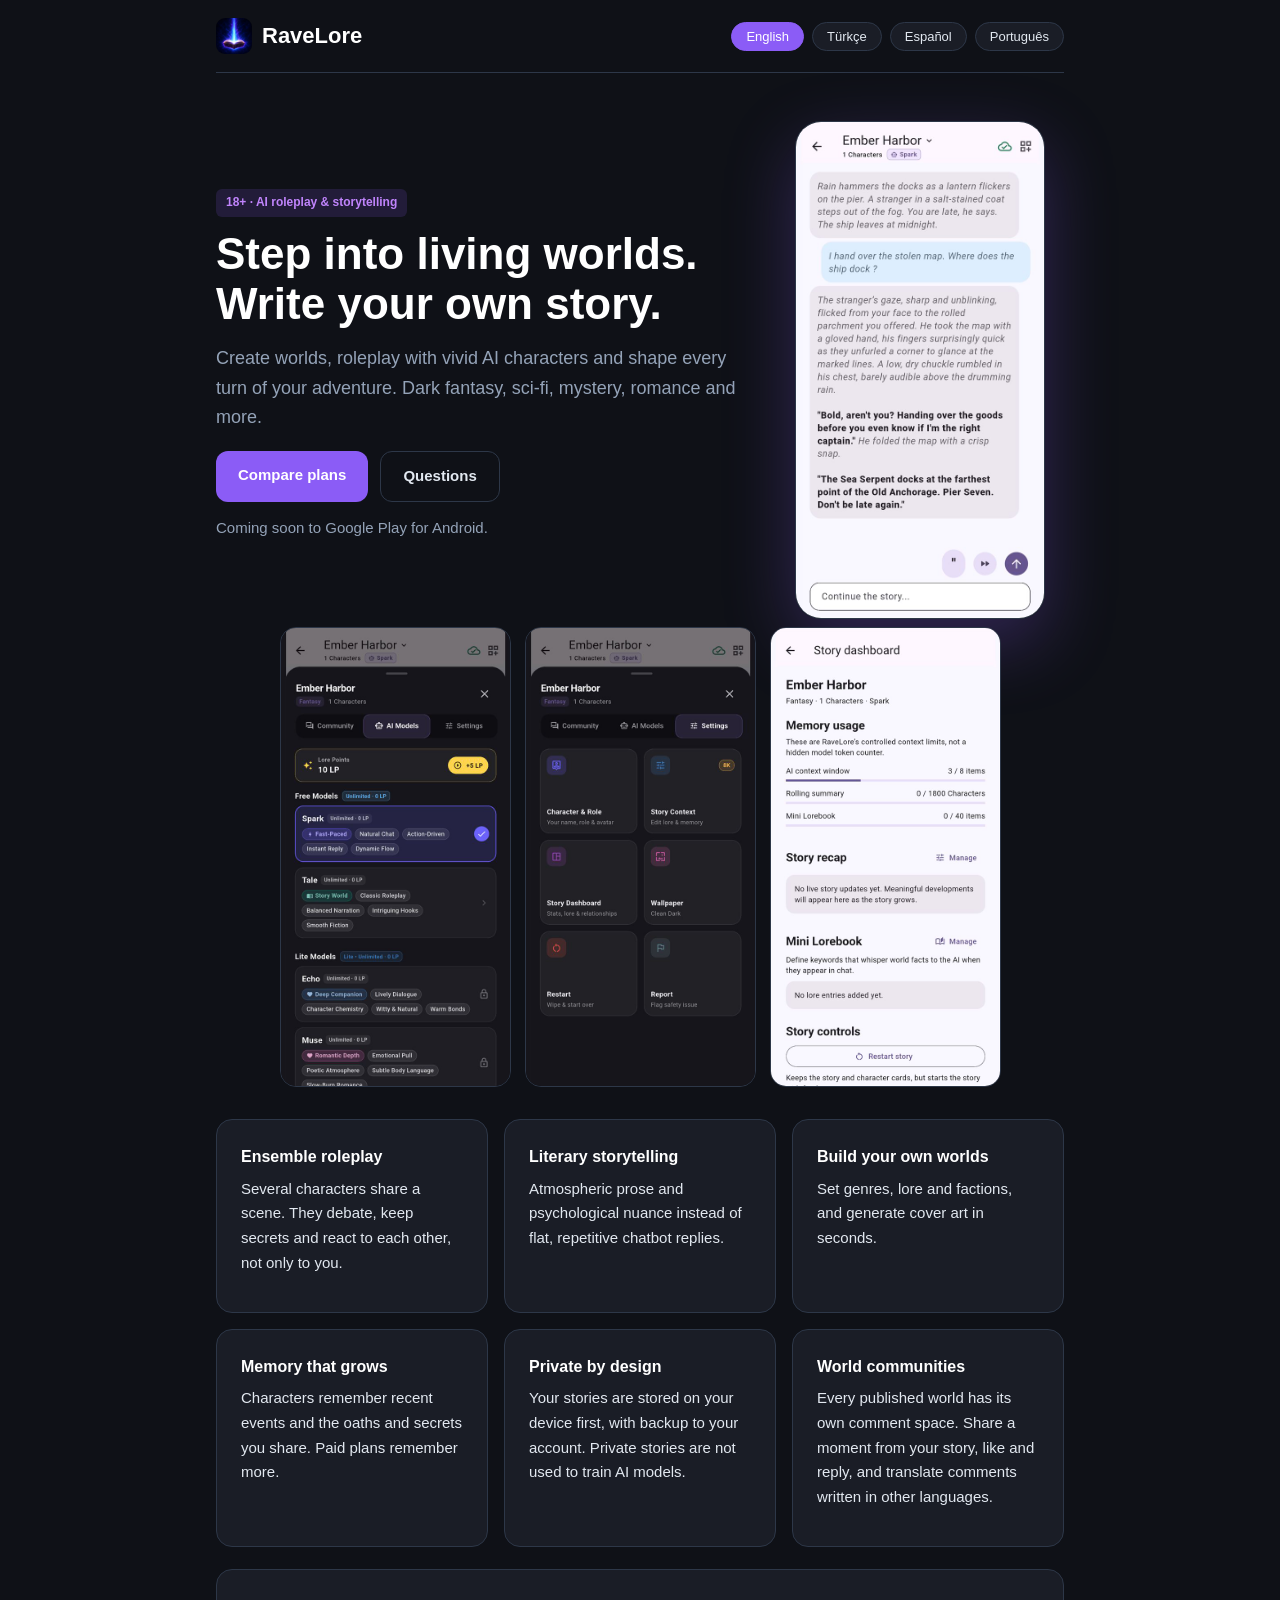
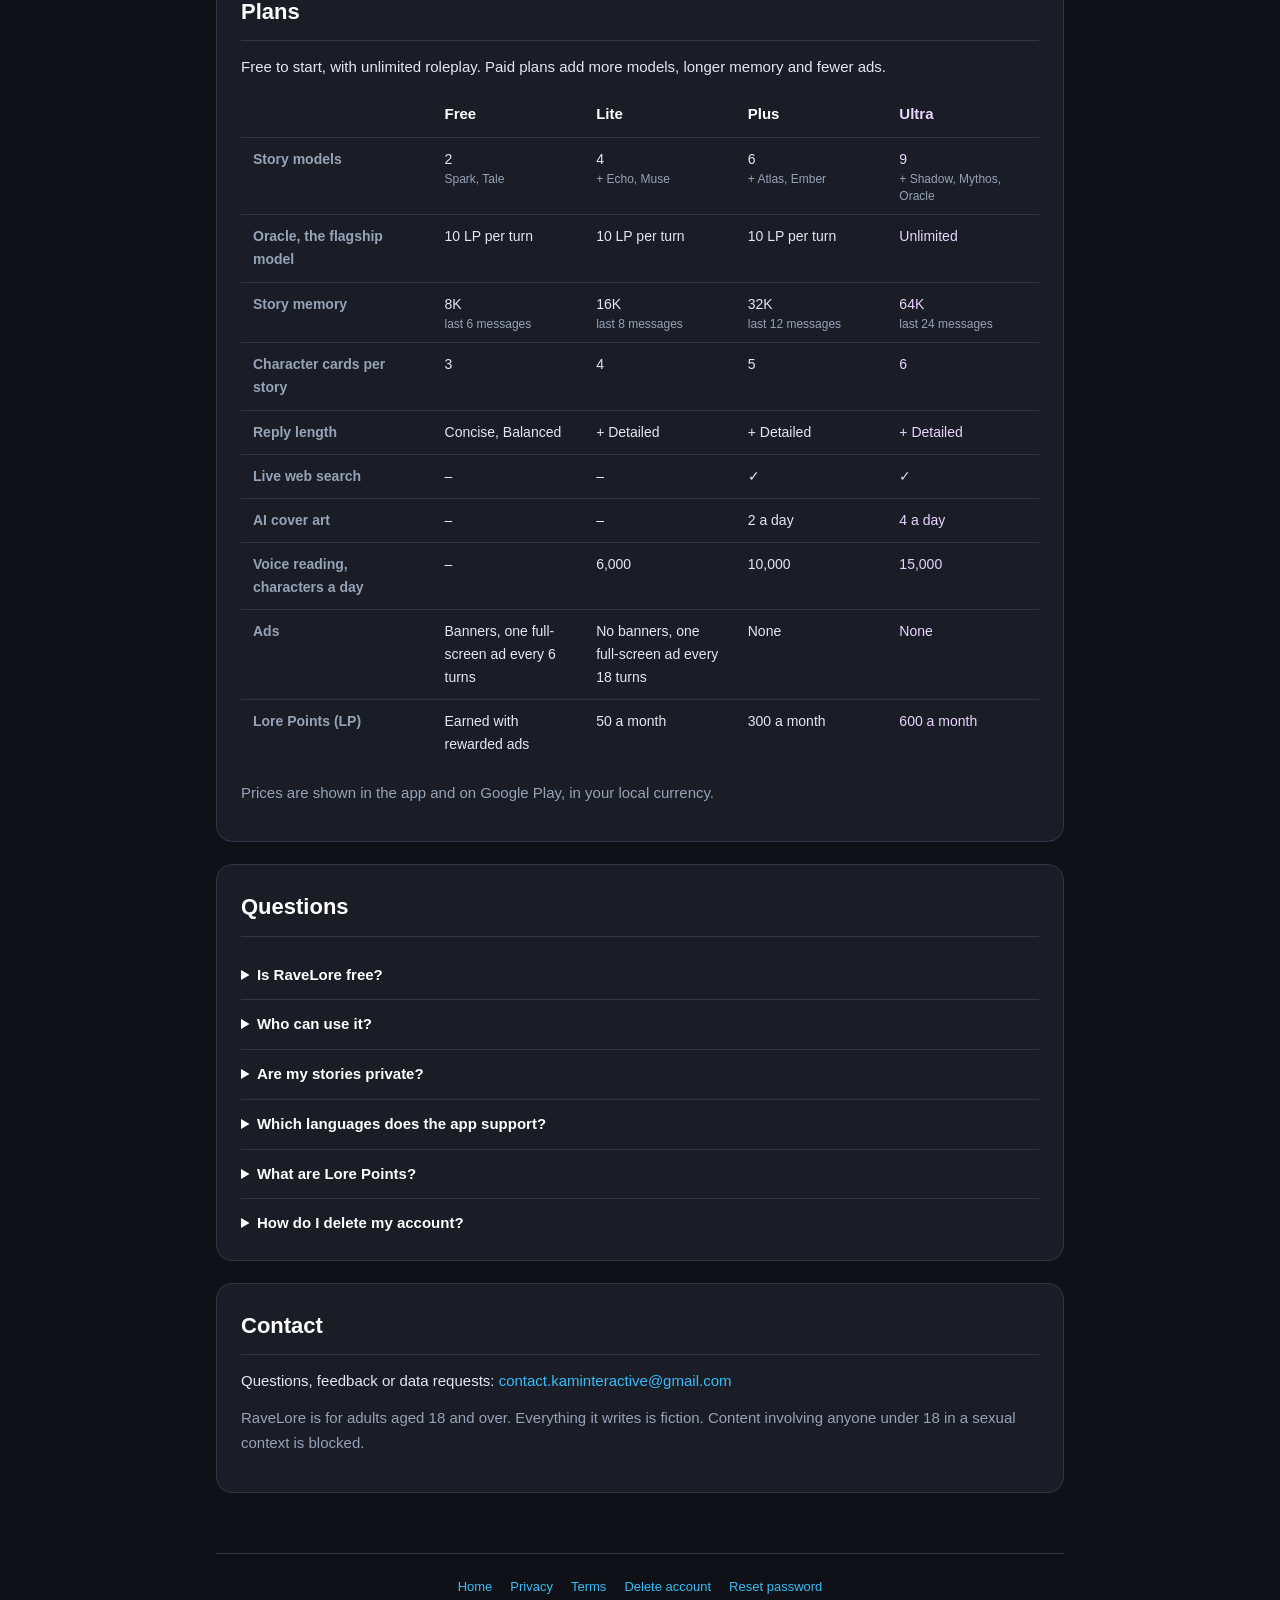
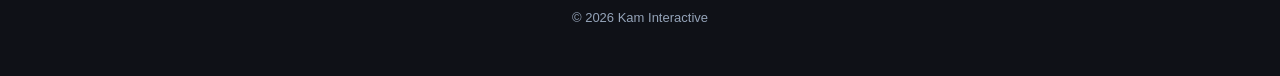
<file: index.html>
<!DOCTYPE html>
<html lang="en">
<head>
  <meta charset="UTF-8">
  <meta name="viewport" content="width=device-width, initial-scale=1.0">
  <title>RaveLore: AI Roleplay &amp; Story</title>
  <meta name="description" content="Create worlds, roleplay with vivid AI characters and shape your own story. RaveLore by Kam Interactive. For ages 18+.">
  <link rel="canonical" href="https://kaminteractive.github.io/ravelore/">
  <meta name="theme-color" content="#0f1117">
  <meta property="og:type" content="website">
  <meta property="og:site_name" content="RaveLore">
  <meta property="og:title" content="RaveLore: AI Roleplay &amp; Story">
  <meta property="og:description" content="Create worlds, roleplay with vivid AI characters and shape your own story. For ages 18+.">
  <meta property="og:url" content="https://kaminteractive.github.io/ravelore/">
  <meta property="og:image" content="https://kaminteractive.github.io/ravelore/assets/og.jpg">
  <meta property="og:image:width" content="1200">
  <meta property="og:image:height" content="630">
  <meta property="og:image:alt" content="RaveLore app icon, tagline and two screenshots of the app">
  <meta property="og:locale" content="en_US">
  <meta property="og:locale:alternate" content="tr_TR">
  <meta property="og:locale:alternate" content="es_ES">
  <meta property="og:locale:alternate" content="pt_PT">
  <meta name="twitter:card" content="summary_large_image">
  <link rel="icon" href="assets/icon-192.jpg">
  <link rel="stylesheet" href="assets/site.css">
</head>
<body>
  <div class="container">
    <header class="site-header">
      <a class="brand" href="index.html"><img src="assets/icon-192.jpg" alt="" width="36" height="36"><span>RaveLore</span></a>
      <nav class="lang-nav" aria-label="Language">
        <button type="button" class="lang-btn" data-lang="en">English</button>
        <button type="button" class="lang-btn" data-lang="tr">Türkçe</button>
        <button type="button" class="lang-btn" data-lang="es">Español</button>
        <button type="button" class="lang-btn" data-lang="pt">Português</button>
      </nav>
    </header>
    <main>
      <section id="en" lang="en" data-lang-section>
        <div class="hero split">
          <div>
            <span class="badge">18+ &middot; AI roleplay &amp; storytelling</span>
            <h1>Step into living worlds. Write your own story.</h1>
            <p class="lead">Create worlds, roleplay with vivid AI characters and shape every turn of your adventure. Dark fantasy, sci-fi, mystery, romance and more.</p>
            <p class="hero-actions"><a class="cta" href="#plans-en">Compare plans</a><a class="cta ghost" href="#faq-en">Questions</a></p>
            <p class="muted">Coming soon to Google Play for Android.</p>
          </div>
          <div class="hero-shot"><img src="assets/shots/en-chat.jpg" alt="A chat with a smuggler captain in Ember Harbor" width="560" height="1120"></div>
        </div>
        <div class="shots" id="shots-en"><img class="only-mobile" src="assets/shots/en-chat.jpg" alt="A chat with a smuggler captain in Ember Harbor" width="560" height="1120" loading="lazy"><img src="assets/shots/en-models.jpg" alt="The AI model picker" width="560" height="1120" loading="lazy"><img src="assets/shots/en-story-settings.jpg" alt="Story settings" width="560" height="1120" loading="lazy"><img src="assets/shots/en-dashboard.jpg" alt="Story dashboard with memory usage" width="560" height="1120" loading="lazy"></div>
        <div class="grid">
          <div class="card"><h3>Ensemble roleplay</h3><p>Several characters share a scene. They debate, keep secrets and react to each other, not only to you.</p></div>
          <div class="card"><h3>Literary storytelling</h3><p>Atmospheric prose and psychological nuance instead of flat, repetitive chatbot replies.</p></div>
          <div class="card"><h3>Build your own worlds</h3><p>Set genres, lore and factions, and generate cover art in seconds.</p></div>
          <div class="card"><h3>Memory that grows</h3><p>Characters remember recent events and the oaths and secrets you share. Paid plans remember more.</p></div>
          <div class="card"><h3>Private by design</h3><p>Your stories are stored on your device first, with backup to your account. Private stories are not used to train AI models.</p></div>
          <div class="card"><h3>World communities</h3><p>Every published world has its own comment space. Share a moment from your story, like and reply, and translate comments written in other languages.</p></div>
        </div>
        <div class="card" id="plans-en">
          <h2>Plans</h2>
          <p>Free to start, with unlimited roleplay. Paid plans add more models, longer memory and fewer ads.</p>
          <div class="table-wrap"><table class="plans"><thead><tr><th scope="col"></th><th scope="col">Free</th><th scope="col">Lite</th><th scope="col">Plus</th><th scope="col">Ultra</th></tr></thead><tbody><tr><th scope="row">Story models</th><td>2<small>Spark, Tale</small></td><td>4<small>+ Echo, Muse</small></td><td>6<small>+ Atlas, Ember</small></td><td>9<small>+ Shadow, Mythos, Oracle</small></td></tr><tr><th scope="row">Oracle, the flagship model</th><td>10 LP per turn</td><td>10 LP per turn</td><td>10 LP per turn</td><td>Unlimited</td></tr><tr><th scope="row">Story memory</th><td>8K<small>last 6 messages</small></td><td>16K<small>last 8 messages</small></td><td>32K<small>last 12 messages</small></td><td>64K<small>last 24 messages</small></td></tr><tr><th scope="row">Character cards per story</th><td>3</td><td>4</td><td>5</td><td>6</td></tr><tr><th scope="row">Reply length</th><td>Concise, Balanced</td><td>+ Detailed</td><td>+ Detailed</td><td>+ Detailed</td></tr><tr><th scope="row">Live web search</th><td>&ndash;</td><td>&ndash;</td><td>&#10003;</td><td>&#10003;</td></tr><tr><th scope="row">AI cover art</th><td>&ndash;</td><td>&ndash;</td><td>2 a day</td><td>4 a day</td></tr><tr><th scope="row">Voice reading, characters a day</th><td>&ndash;</td><td>6,000</td><td>10,000</td><td>15,000</td></tr><tr><th scope="row">Ads</th><td>Banners, one full-screen ad every 6 turns</td><td>No banners, one full-screen ad every 18 turns</td><td>None</td><td>None</td></tr><tr><th scope="row">Lore Points (LP)</th><td>Earned with rewarded ads</td><td>50 a month</td><td>300 a month</td><td>600 a month</td></tr></tbody></table></div>
          <p class="muted">Prices are shown in the app and on Google Play, in your local currency.</p>
        </div>
        <div class="card" id="faq-en">
          <h2>Questions</h2>
          <details><summary>Is RaveLore free?</summary><p>Yes. The Free plan has unlimited roleplay with the Spark and Tale models and is supported by ads. Lite, Plus and Ultra are optional subscriptions.</p></details><details><summary>Who can use it?</summary><p>Adults aged 18 and over. Everything RaveLore writes is fiction.</p></details><details><summary>Are my stories private?</summary><p>Your stories are stored on your device first and backed up to your account. Private stories are not used to train AI models. See the <a href="privacy.html">privacy policy</a> for details.</p></details><details><summary>Which languages does the app support?</summary><p>English, Turkish, Spanish and Portuguese.</p></details><details><summary>What are Lore Points?</summary><p>Lore Points (LP) call Oracle, the flagship model, for 10 LP per turn. You earn them by watching rewarded ads, and paid plans include a monthly amount. Ultra uses Oracle without spending points.</p></details><details><summary>How do I delete my account?</summary><p>In the app, on the Account screen. The steps and what gets deleted are on the <a href="delete-account.html">delete account</a> page.</p></details>
        </div>
        <div class="card">
          <h2>Contact</h2>
          <p>Questions, feedback or data requests: <a href="mailto:contact.kaminteractive@gmail.com">contact.kaminteractive@gmail.com</a></p>
          <p class="muted">RaveLore is for adults aged 18 and over. Everything it writes is fiction. Content involving anyone under 18 in a sexual context is blocked.</p>
        </div>
      </section>

      <section id="tr" lang="tr" data-lang-section hidden>
        <div class="hero split">
          <div>
            <span class="badge">18+ &middot; Yapay zekâ rol yapma ve hikâye</span>
            <h1>Yaşayan dünyalara adım at. Kendi hikâyeni yaz.</h1>
            <p class="lead">Dünyalar kur, canlı yapay zekâ karakterleriyle rol yap ve maceranın her turunu sen şekillendir. Karanlık fantezi, bilim kurgu, gizem, romantik ve daha fazlası.</p>
            <p class="hero-actions"><a class="cta" href="#plans-tr">Planları karşılaştır</a><a class="cta ghost" href="#faq-tr">Sorular</a></p>
            <p class="muted">Yakında Android için Google Play'de.</p>
          </div>
          <div class="hero-shot"><img src="assets/shots/tr-chat.jpg" alt="Kor Limanı'nda kaçakçı kaptanla sohbet" width="560" height="1120"></div>
        </div>
        <div class="shots" id="shots-tr"><img class="only-mobile" src="assets/shots/tr-chat.jpg" alt="Kor Limanı'nda kaçakçı kaptanla sohbet" width="560" height="1120" loading="lazy"><img src="assets/shots/tr-models.jpg" alt="Yapay zekâ modeli seçimi" width="560" height="1120" loading="lazy"><img src="assets/shots/tr-story-settings.jpg" alt="Hikâye ayarları" width="560" height="1120" loading="lazy"><img src="assets/shots/tr-dashboard.jpg" alt="Bellek kullanımını gösteren hikâye paneli" width="560" height="1120" loading="lazy"></div>
        <div class="grid">
          <div class="card"><h3>Çok karakterli rol yapma</h3><p>Aynı sahnede birden fazla karakter olur. Tartışırlar, sır saklarlar ve yalnızca sana değil birbirlerine de tepki verirler.</p></div>
          <div class="card"><h3>Edebî anlatım</h3><p>Düz ve tekrarlayan sohbet botu yanıtları yerine atmosferik anlatım ve psikolojik derinlik.</p></div>
          <div class="card"><h3>Kendi dünyalarını kur</h3><p>Tür, lore ve gruplar belirle, saniyeler içinde kapak görseli üret.</p></div>
          <div class="card"><h3>Büyüyen hafıza</h3><p>Karakterler son olayları, verdiğin sözleri ve paylaştığın sırları hatırlar. Ücretli planlar daha fazlasını hatırlar.</p></div>
          <div class="card"><h3>Tasarımdan gizli</h3><p>Hikâyelerin önce cihazında saklanır, hesabına yedeklenir. Özel hikâyeler yapay zekâ modellerini eğitmek için kullanılmaz.</p></div>
          <div class="card"><h3>Dünya toplulukları</h3><p>Yayımlanan her dünyanın kendi yorum alanı vardır. Hikâyenden bir anı paylaş, beğen, yanıtla ve başka dillerde yazılmış yorumları çevir.</p></div>
        </div>
        <div class="card" id="plans-tr">
          <h2>Planlar</h2>
          <p>Ücretsiz başlarsın; rol yapma sınırsızdır. Ücretli planlar daha fazla model, daha uzun hafıza ve daha az reklam getirir.</p>
          <div class="table-wrap"><table class="plans"><thead><tr><th scope="col"></th><th scope="col">Ücretsiz</th><th scope="col">Lite</th><th scope="col">Plus</th><th scope="col">Ultra</th></tr></thead><tbody><tr><th scope="row">Hikâye modelleri</th><td>2<small>Spark, Tale</small></td><td>4<small>+ Echo, Muse</small></td><td>6<small>+ Atlas, Ember</small></td><td>9<small>+ Shadow, Mythos, Oracle</small></td></tr><tr><th scope="row">Amiral gemisi model Oracle</th><td>Tur başına 10 LP</td><td>Tur başına 10 LP</td><td>Tur başına 10 LP</td><td>Sınırsız</td></tr><tr><th scope="row">Hikâye hafızası</th><td>8K<small>son 6 mesaj</small></td><td>16K<small>son 8 mesaj</small></td><td>32K<small>son 12 mesaj</small></td><td>64K<small>son 24 mesaj</small></td></tr><tr><th scope="row">Hikâye başına karakter kartı</th><td>3</td><td>4</td><td>5</td><td>6</td></tr><tr><th scope="row">Cevap uzunluğu</th><td>Kısa, Dengeli</td><td>+ Detaylı</td><td>+ Detaylı</td><td>+ Detaylı</td></tr><tr><th scope="row">Canlı web arama</th><td>&ndash;</td><td>&ndash;</td><td>&#10003;</td><td>&#10003;</td></tr><tr><th scope="row">Yapay zekâ kapak görseli</th><td>&ndash;</td><td>&ndash;</td><td>Günde 2</td><td>Günde 4</td></tr><tr><th scope="row">Sesli okuma, günlük karakter</th><td>&ndash;</td><td>6.000</td><td>10.000</td><td>15.000</td></tr><tr><th scope="row">Reklam</th><td>Banner ve 6 turda bir tam ekran reklam</td><td>Banner yok, 18 turda bir tam ekran reklam</td><td>Yok</td><td>Yok</td></tr><tr><th scope="row">Lore Puanı (LP)</th><td>Ödüllü reklamla kazanılır</td><td>Ayda 50</td><td>Ayda 300</td><td>Ayda 600</td></tr></tbody></table></div>
          <p class="muted">Fiyatlar uygulamada ve Google Play'de, kendi para biriminle gösterilir.</p>
        </div>
        <div class="card" id="faq-tr">
          <h2>Sorular</h2>
          <details><summary>RaveLore ücretsiz mi?</summary><p>Evet. Ücretsiz planda Spark ve Tale modelleriyle sınırsız rol yaparsın; bu plan reklam desteklidir. Lite, Plus ve Ultra isteğe bağlı aboneliklerdir.</p></details><details><summary>Kimler kullanabilir?</summary><p>18 yaş ve üzeri yetişkinler. RaveLore'un yazdığı her şey kurgudur.</p></details><details><summary>Hikâyelerim gizli mi?</summary><p>Hikâyelerin önce cihazında saklanır ve hesabına yedeklenir. Özel hikâyeler yapay zekâ modellerini eğitmek için kullanılmaz. Ayrıntılar <a href="privacy.html">gizlilik politikasında</a>.</p></details><details><summary>Uygulama hangi dilleri destekliyor?</summary><p>Türkçe, İngilizce, İspanyolca ve Portekizce.</p></details><details><summary>Lore Puanı nedir?</summary><p>Lore Puanı (LP), amiral gemisi model Oracle'ı tur başına 10 LP karşılığında çağırır. Ödüllü reklam izleyerek kazanırsın; ücretli planlar her ay belirli bir miktar verir. Ultra, Oracle'ı puan harcamadan kullanır.</p></details><details><summary>Hesabımı nasıl silerim?</summary><p>Uygulamada, Hesap ekranından. Adımlar ve nelerin silindiği <a href="delete-account.html">hesap silme</a> sayfasında.</p></details>
        </div>
        <div class="card">
          <h2>İletişim</h2>
          <p>Sorular, geri bildirim ve veri talepleri: <a href="mailto:contact.kaminteractive@gmail.com">contact.kaminteractive@gmail.com</a></p>
          <p class="muted">RaveLore 18 yaş ve üzeri yetişkinler içindir. Yazdığı her şey kurgudur. 18 yaşından küçük biriyle cinsel bağlamdaki içerik engellenir.</p>
        </div>
      </section>

      <section id="es" lang="es" data-lang-section hidden>
        <div class="hero split">
          <div>
            <span class="badge">18+ &middot; Rol e historias con IA</span>
            <h1>Entra en mundos vivos. Escribe tu propia historia.</h1>
            <p class="lead">Crea mundos, juega al rol con personajes de IA llenos de vida y decide cada turno de tu aventura. Fantasía oscura, ciencia ficción, misterio, romance y mucho más.</p>
            <p class="hero-actions"><a class="cta" href="#plans-es">Comparar planes</a><a class="cta ghost" href="#faq-es">Preguntas</a></p>
            <p class="muted">Próximamente en Google Play para Android.</p>
          </div>
          <div class="hero-shot"><img src="assets/shots/en-chat.jpg" alt="Una conversación con una capitana contrabandista en Ember Harbor" width="560" height="1120"></div>
        </div>
        <div class="shots" id="shots-es"><img class="only-mobile" src="assets/shots/en-chat.jpg" alt="Una conversación con una capitana contrabandista en Ember Harbor" width="560" height="1120" loading="lazy"><img src="assets/shots/en-models.jpg" alt="El selector de modelos de IA" width="560" height="1120" loading="lazy"><img src="assets/shots/en-story-settings.jpg" alt="Ajustes de la historia" width="560" height="1120" loading="lazy"><img src="assets/shots/en-dashboard.jpg" alt="Panel de la historia con el uso de memoria" width="560" height="1120" loading="lazy"></div>
        <div class="grid">
          <div class="card"><h3>Rol coral</h3><p>Varios personajes comparten la escena. Discuten, guardan secretos y reaccionan entre sí, no solo contigo.</p></div>
          <div class="card"><h3>Narrativa literaria</h3><p>Prosa con atmósfera y matices psicológicos en lugar de respuestas planas y repetitivas de chatbot.</p></div>
          <div class="card"><h3>Crea tus propios mundos</h3><p>Define géneros, trasfondo y facciones, y genera una portada en segundos.</p></div>
          <div class="card"><h3>Una memoria que crece</h3><p>Los personajes recuerdan los hechos recientes y los juramentos y secretos que compartes. Los planes de pago recuerdan más.</p></div>
          <div class="card"><h3>Privado por diseño</h3><p>Tus historias se guardan primero en tu dispositivo, con copia de seguridad en tu cuenta. Las historias privadas no se usan para entrenar modelos de IA.</p></div>
          <div class="card"><h3>Comunidades de cada mundo</h3><p>Cada mundo publicado tiene su propio espacio de comentarios. Comparte un momento de tu historia, da me gusta, responde y traduce comentarios escritos en otros idiomas.</p></div>
        </div>
        <div class="card" id="plans-es">
          <h2>Planes</h2>
          <p>Empiezas gratis, con rol ilimitado. Los planes de pago añaden más modelos, más memoria y menos anuncios.</p>
          <div class="table-wrap"><table class="plans"><thead><tr><th scope="col"></th><th scope="col">Gratis</th><th scope="col">Lite</th><th scope="col">Plus</th><th scope="col">Ultra</th></tr></thead><tbody><tr><th scope="row">Modelos narrativos</th><td>2<small>Spark, Tale</small></td><td>4<small>+ Echo, Muse</small></td><td>6<small>+ Atlas, Ember</small></td><td>9<small>+ Shadow, Mythos, Oracle</small></td></tr><tr><th scope="row">Oracle, el modelo insignia</th><td>10 LP por turno</td><td>10 LP por turno</td><td>10 LP por turno</td><td>Ilimitado</td></tr><tr><th scope="row">Memoria de la historia</th><td>8K<small>últimos 6 mensajes</small></td><td>16K<small>últimos 8 mensajes</small></td><td>32K<small>últimos 12 mensajes</small></td><td>64K<small>últimos 24 mensajes</small></td></tr><tr><th scope="row">Tarjetas de personaje por historia</th><td>3</td><td>4</td><td>5</td><td>6</td></tr><tr><th scope="row">Longitud de respuesta</th><td>Concisa, Equilibrada</td><td>+ Detallada</td><td>+ Detallada</td><td>+ Detallada</td></tr><tr><th scope="row">Búsqueda web en vivo</th><td>&ndash;</td><td>&ndash;</td><td>&#10003;</td><td>&#10003;</td></tr><tr><th scope="row">Portadas con IA</th><td>&ndash;</td><td>&ndash;</td><td>2 al día</td><td>4 al día</td></tr><tr><th scope="row">Lectura en voz alta, caracteres al día</th><td>&ndash;</td><td>6.000</td><td>10.000</td><td>15.000</td></tr><tr><th scope="row">Anuncios</th><td>Banners y un anuncio a pantalla completa cada 6 turnos</td><td>Sin banners, un anuncio a pantalla completa cada 18 turnos</td><td>Ninguno</td><td>Ninguno</td></tr><tr><th scope="row">Puntos Lore (LP)</th><td>Se ganan con anuncios con recompensa</td><td>50 al mes</td><td>300 al mes</td><td>600 al mes</td></tr></tbody></table></div>
          <p class="muted">Los precios se muestran en la app y en Google Play, en tu moneda local.</p>
        </div>
        <div class="card" id="faq-es">
          <h2>Preguntas</h2>
          <details><summary>¿RaveLore es gratis?</summary><p>Sí. El plan Gratis ofrece rol ilimitado con los modelos Spark y Tale y se financia con anuncios. Lite, Plus y Ultra son suscripciones opcionales.</p></details><details><summary>¿Quién puede usarlo?</summary><p>Personas adultas de 18 años o más. Todo lo que escribe RaveLore es ficción.</p></details><details><summary>¿Mis historias son privadas?</summary><p>Tus historias se guardan primero en tu dispositivo y se copian en tu cuenta. Las historias privadas no se usan para entrenar modelos de IA. Más detalles en la <a href="privacy.html">política de privacidad</a> (en inglés).</p></details><details><summary>¿Qué idiomas admite la app?</summary><p>Español, inglés, turco y portugués.</p></details><details><summary>¿Qué son los Puntos Lore?</summary><p>Los Puntos Lore (LP) invocan a Oracle, el modelo insignia, por 10 LP por turno. Se ganan viendo anuncios con recompensa, y los planes de pago incluyen una cantidad mensual. Ultra usa Oracle sin gastar puntos.</p></details><details><summary>¿Cómo elimino mi cuenta?</summary><p>En la app, en la pantalla Cuenta. Los pasos y lo que se elimina están en la página <a href="delete-account.html">eliminar cuenta</a> (en inglés).</p></details>
        </div>
        <div class="card">
          <h2>Contacto</h2>
          <p>Preguntas, comentarios o solicitudes sobre tus datos: <a href="mailto:contact.kaminteractive@gmail.com">contact.kaminteractive@gmail.com</a></p>
          <p class="muted">RaveLore es para personas adultas de 18 años o más. Todo lo que escribe es ficción. Se bloquea el contenido que implique a menores de 18 años en un contexto sexual.</p>
        </div>
      </section>

      <section id="pt" lang="pt" data-lang-section hidden>
        <div class="hero split">
          <div>
            <span class="badge">18+ &middot; Roleplay e histórias com IA</span>
            <h1>Entra em mundos vivos. Escreve a tua própria história.</h1>
            <p class="lead">Cria mundos, faz roleplay com personagens de IA cheias de vida e decide cada turno da tua aventura. Fantasia sombria, ficção científica, mistério, romance e muito mais.</p>
            <p class="hero-actions"><a class="cta" href="#plans-pt">Comparar planos</a><a class="cta ghost" href="#faq-pt">Perguntas</a></p>
            <p class="muted">Em breve no Google Play para Android.</p>
          </div>
          <div class="hero-shot"><img src="assets/shots/en-chat.jpg" alt="Uma conversa com uma capitã contrabandista em Ember Harbor" width="560" height="1120"></div>
        </div>
        <div class="shots" id="shots-pt"><img class="only-mobile" src="assets/shots/en-chat.jpg" alt="Uma conversa com uma capitã contrabandista em Ember Harbor" width="560" height="1120" loading="lazy"><img src="assets/shots/en-models.jpg" alt="O seletor de modelos de IA" width="560" height="1120" loading="lazy"><img src="assets/shots/en-story-settings.jpg" alt="Definições da história" width="560" height="1120" loading="lazy"><img src="assets/shots/en-dashboard.jpg" alt="Painel da história com o uso de memória" width="560" height="1120" loading="lazy"></div>
        <div class="grid">
          <div class="card"><h3>Roleplay com várias personagens</h3><p>Várias personagens partilham a cena. Discutem, guardam segredos e reagem umas às outras, não só a ti.</p></div>
          <div class="card"><h3>Narrativa literária</h3><p>Prosa com atmosfera e nuance psicológica em vez de respostas planas e repetitivas de chatbot.</p></div>
          <div class="card"><h3>Cria os teus próprios mundos</h3><p>Define géneros, lore e fações, e gera uma capa em segundos.</p></div>
          <div class="card"><h3>Uma memória que cresce</h3><p>As personagens lembram-se dos acontecimentos recentes e dos juramentos e segredos que partilhas. Os planos pagos lembram-se de mais.</p></div>
          <div class="card"><h3>Privado desde a conceção</h3><p>As tuas histórias ficam guardadas primeiro no teu dispositivo, com cópia de segurança na tua conta. As histórias privadas não são usadas para treinar modelos de IA.</p></div>
          <div class="card"><h3>Comunidades de cada mundo</h3><p>Cada mundo publicado tem o seu próprio espaço de comentários. Partilha um momento da tua história, gosta, responde e traduz comentários escritos noutras línguas.</p></div>
        </div>
        <div class="card" id="plans-pt">
          <h2>Planos</h2>
          <p>Começas gratuitamente, com roleplay ilimitado. Os planos pagos acrescentam mais modelos, mais memória e menos anúncios.</p>
          <div class="table-wrap"><table class="plans"><thead><tr><th scope="col"></th><th scope="col">Grátis</th><th scope="col">Lite</th><th scope="col">Plus</th><th scope="col">Ultra</th></tr></thead><tbody><tr><th scope="row">Modelos de história</th><td>2<small>Spark, Tale</small></td><td>4<small>+ Echo, Muse</small></td><td>6<small>+ Atlas, Ember</small></td><td>9<small>+ Shadow, Mythos, Oracle</small></td></tr><tr><th scope="row">Oracle, o modelo principal</th><td>10 LP por turno</td><td>10 LP por turno</td><td>10 LP por turno</td><td>Ilimitado</td></tr><tr><th scope="row">Memória da história</th><td>8K<small>últimas 6 mensagens</small></td><td>16K<small>últimas 8 mensagens</small></td><td>32K<small>últimas 12 mensagens</small></td><td>64K<small>últimas 24 mensagens</small></td></tr><tr><th scope="row">Cartões de personagem por história</th><td>3</td><td>4</td><td>5</td><td>6</td></tr><tr><th scope="row">Tamanho da resposta</th><td>Conciso, Equilibrado</td><td>+ Detalhado</td><td>+ Detalhado</td><td>+ Detalhado</td></tr><tr><th scope="row">Pesquisa web em tempo real</th><td>&ndash;</td><td>&ndash;</td><td>&#10003;</td><td>&#10003;</td></tr><tr><th scope="row">Capas com IA</th><td>&ndash;</td><td>&ndash;</td><td>2 por dia</td><td>4 por dia</td></tr><tr><th scope="row">Leitura em voz alta, caracteres por dia</th><td>&ndash;</td><td>6.000</td><td>10.000</td><td>15.000</td></tr><tr><th scope="row">Anúncios</th><td>Banners e um anúncio em ecrã inteiro a cada 6 turnos</td><td>Sem banners, um anúncio em ecrã inteiro a cada 18 turnos</td><td>Nenhum</td><td>Nenhum</td></tr><tr><th scope="row">Pontos Lore (LP)</th><td>Ganham-se com anúncios premiados</td><td>50 por mês</td><td>300 por mês</td><td>600 por mês</td></tr></tbody></table></div>
          <p class="muted">Os preços são mostrados na app e no Google Play, na tua moeda local.</p>
        </div>
        <div class="card" id="faq-pt">
          <h2>Perguntas</h2>
          <details><summary>O RaveLore é gratuito?</summary><p>Sim. O plano Grátis tem roleplay ilimitado com os modelos Spark e Tale e é suportado por anúncios. Lite, Plus e Ultra são subscrições opcionais.</p></details><details><summary>Quem pode usar?</summary><p>Pessoas adultas com 18 anos ou mais. Tudo o que o RaveLore escreve é ficção.</p></details><details><summary>As minhas histórias são privadas?</summary><p>As tuas histórias ficam guardadas primeiro no teu dispositivo e são copiadas para a tua conta. As histórias privadas não são usadas para treinar modelos de IA. Mais detalhes na <a href="privacy.html">política de privacidade</a> (em inglês).</p></details><details><summary>Que línguas a app suporta?</summary><p>Português, inglês, turco e espanhol.</p></details><details><summary>O que são os Pontos Lore?</summary><p>Os Pontos Lore (LP) chamam o Oracle, o modelo principal, por 10 LP por turno. Ganham-se a ver anúncios premiados, e os planos pagos incluem uma quantidade mensal. O Ultra usa o Oracle sem gastar pontos.</p></details><details><summary>Como elimino a minha conta?</summary><p>Na app, no ecrã Conta. Os passos e o que é eliminado estão na página <a href="delete-account.html">eliminar conta</a> (em inglês).</p></details>
        </div>
        <div class="card">
          <h2>Contacto</h2>
          <p>Perguntas, comentários ou pedidos sobre os teus dados: <a href="mailto:contact.kaminteractive@gmail.com">contact.kaminteractive@gmail.com</a></p>
          <p class="muted">O RaveLore é para pessoas adultas com 18 anos ou mais. Tudo o que escreve é ficção. É bloqueado o conteúdo que envolva menores de 18 anos num contexto sexual.</p>
        </div>
      </section>
    </main>
    <footer class="site-footer">
      <nav data-lang-section="en" lang="en">
        <a href="index.html">Home</a>
        <a href="privacy.html">Privacy</a>
        <a href="terms.html">Terms</a>
        <a href="delete-account.html">Delete account</a>
        <a href="reset-password.html">Reset password</a>
      </nav>
      <nav data-lang-section="tr" lang="tr" hidden>
        <a href="index.html">Ana sayfa</a>
        <a href="privacy.html">Gizlilik</a>
        <a href="terms.html">Koşullar</a>
        <a href="delete-account.html">Hesap silme</a>
        <a href="reset-password.html">Şifre sıfırlama</a>
      </nav>
      <nav data-lang-section="es" lang="es" hidden>
        <a href="index.html">Inicio</a>
        <a href="privacy.html">Privacidad</a>
        <a href="terms.html">Términos</a>
        <a href="delete-account.html">Eliminar cuenta</a>
        <a href="reset-password.html">Restablecer contraseña</a>
      </nav>
      <nav data-lang-section="pt" lang="pt" hidden>
        <a href="index.html">Início</a>
        <a href="privacy.html">Privacidade</a>
        <a href="terms.html">Termos</a>
        <a href="delete-account.html">Eliminar conta</a>
        <a href="reset-password.html">Repor palavra-passe</a>
      </nav>
      <p>&copy; 2026 Kam Interactive</p>
    </footer>
  </div>
  <script src="assets/lang.js"></script>
</body>
</html>
</file>
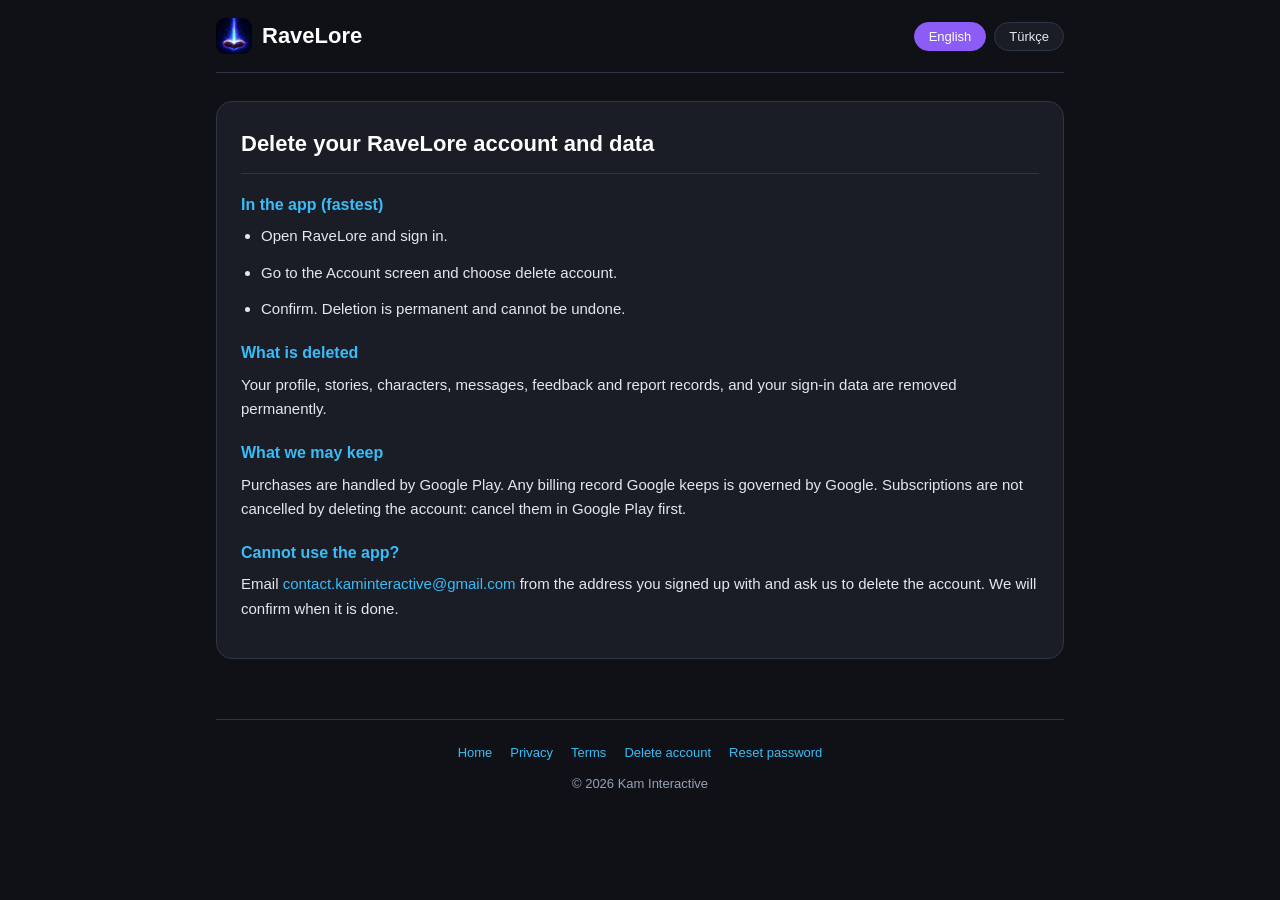
<file: delete-account.html>
<!DOCTYPE html>
<html lang="en">
<head>
  <meta charset="UTF-8">
  <meta name="viewport" content="width=device-width, initial-scale=1.0">
  <title>Delete your account | RaveLore</title>
  <meta name="description" content="How to delete your RaveLore account and data.">
  <link rel="icon" href="assets/icon-192.jpg">
  <link rel="stylesheet" href="assets/site.css">
</head>
<body>
  <div class="container">
    <header class="site-header">
      <a class="brand" href="index.html"><img src="assets/icon-192.jpg" alt="" width="36" height="36"><span>RaveLore</span></a>
      <nav class="lang-nav" aria-label="Language">
        <button type="button" class="lang-btn" data-lang="en">English</button>
        <button type="button" class="lang-btn" data-lang="tr">Türkçe</button>
      </nav>
    </header>
    <main>
      <section id="en" lang="en" data-lang-section>
        <div class="card">
          <h2>Delete your RaveLore account and data</h2>
          <h3>In the app (fastest)</h3>
          <ul>
            <li>Open RaveLore and sign in.</li>
            <li>Go to the Account screen and choose delete account.</li>
            <li>Confirm. Deletion is permanent and cannot be undone.</li>
          </ul>
          <h3>What is deleted</h3>
          <p>Your profile, stories, characters, messages, feedback and report records, and your sign-in data are removed permanently.</p>
          <h3>What we may keep</h3>
          <p>Purchases are handled by Google Play. Any billing record Google keeps is governed by Google. Subscriptions are not cancelled by deleting the account: cancel them in Google Play first.</p>
          <h3>Cannot use the app?</h3>
          <p>Email <a href="mailto:contact.kaminteractive@gmail.com">contact.kaminteractive@gmail.com</a> from the address you signed up with and ask us to delete the account. We will confirm when it is done.</p>
        </div>
      </section>
      <section id="tr" lang="tr" data-lang-section hidden>
        <div class="card">
          <h2>RaveLore hesabını ve verilerini sil</h2>
          <h3>Uygulamadan (en hızlısı)</h3>
          <ul>
            <li>RaveLore'u aç ve giriş yap.</li>
            <li>Hesap ekranına gir ve hesabı sil seçeneğini seç.</li>
            <li>Onayla. Silme kalıcıdır ve geri alınamaz.</li>
          </ul>
          <h3>Neler silinir</h3>
          <p>Profilin, hikâyelerin, karakterlerin, mesajların, geri bildirim ve şikâyet kayıtların ve oturum bilgilerin kalıcı olarak kaldırılır.</p>
          <h3>Neler kalabilir</h3>
          <p>Satın alımlar Google Play üzerinden yapılır. Google'ın tuttuğu fatura kayıtları Google'ın kurallarına tabidir. Hesabı silmek aboneliği iptal etmez: önce Google Play'de aboneliğini iptal et.</p>
          <h3>Uygulamayı kullanamıyor musun?</h3>
          <p>Kayıt olduğun adresten <a href="mailto:contact.kaminteractive@gmail.com">contact.kaminteractive@gmail.com</a> adresine hesabın silinmesini isteyen bir e-posta gönder. İş bitince sana haber veririz.</p>
        </div>
      </section>
    </main>
    <footer class="site-footer">
      <nav data-lang-section="en" lang="en">
        <a href="index.html">Home</a>
        <a href="privacy.html">Privacy</a>
        <a href="terms.html">Terms</a>
        <a href="delete-account.html">Delete account</a>
        <a href="reset-password.html">Reset password</a>
      </nav>
      <nav data-lang-section="tr" lang="tr" hidden>
        <a href="index.html">Ana sayfa</a>
        <a href="privacy.html">Gizlilik</a>
        <a href="terms.html">Koşullar</a>
        <a href="delete-account.html">Hesap silme</a>
        <a href="reset-password.html">Şifre sıfırlama</a>
      </nav>
      <p>&copy; 2026 Kam Interactive</p>
    </footer>
  </div>
  <script src="assets/lang.js"></script>
</body>
</html>
</file>
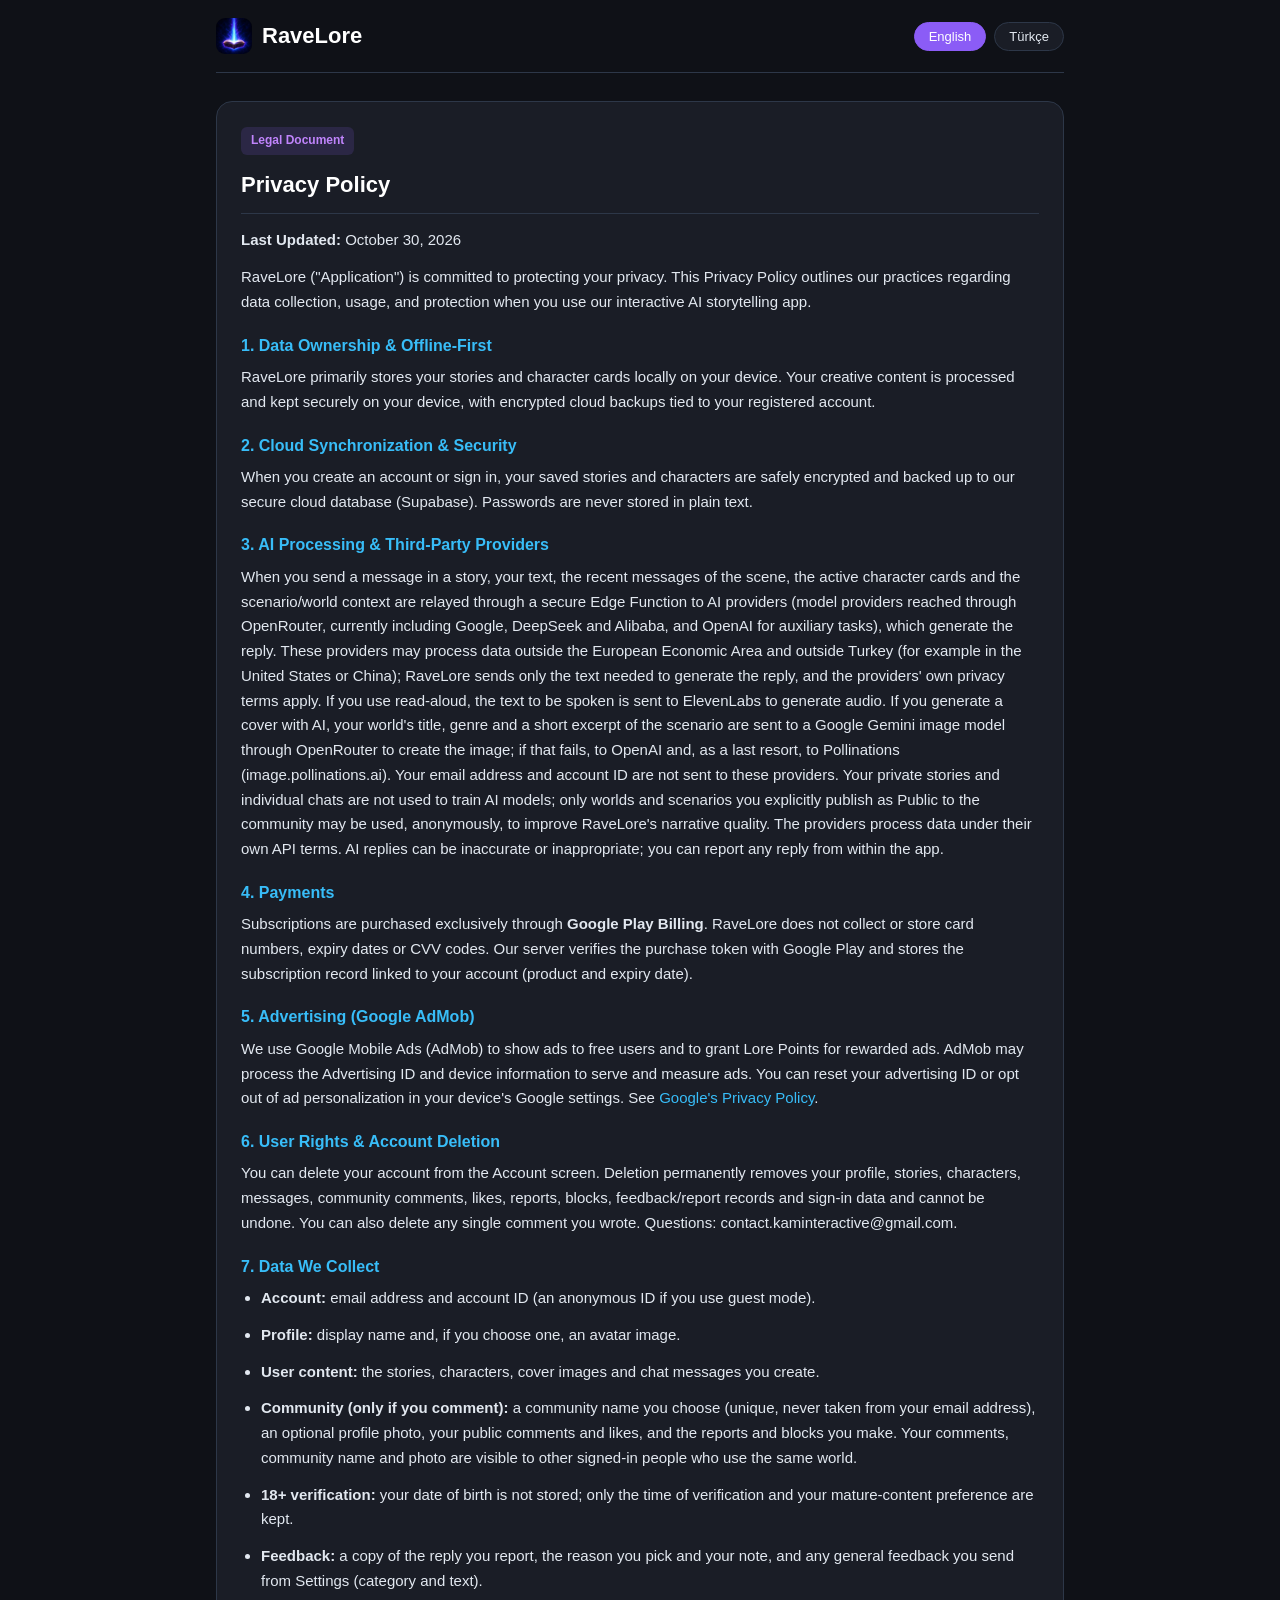
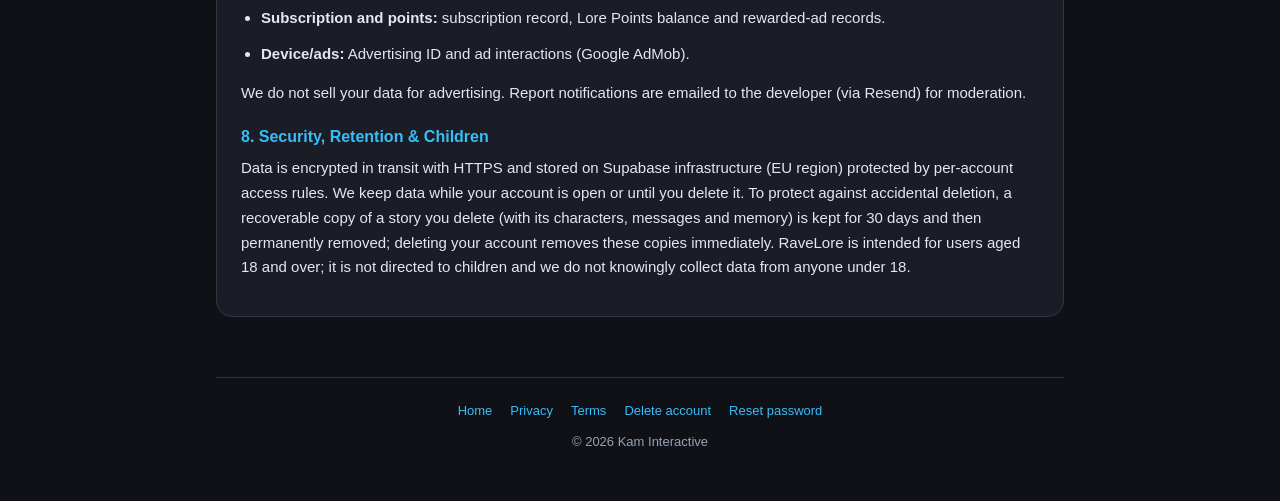
<file: privacy.html>
<!DOCTYPE html>
<html lang="en">
<head>
  <meta charset="UTF-8">
  <meta name="viewport" content="width=device-width, initial-scale=1.0">
  <title>Privacy Policy | RaveLore</title>
  <meta name="description" content="Privacy Policy for RaveLore, an AI roleplay and storytelling app by Kam Interactive.">
  <link rel="icon" href="assets/icon-192.jpg">
  <link rel="stylesheet" href="assets/site.css">
</head>
<body>
  <div class="container">
    <header class="site-header">
      <a class="brand" href="index.html"><img src="assets/icon-192.jpg" alt="" width="36" height="36"><span>RaveLore</span></a>
      <nav class="lang-nav" aria-label="Language">
        <button type="button" class="lang-btn" data-lang="en">English</button>
        <button type="button" class="lang-btn" data-lang="tr">Türkçe</button>
      </nav>
    </header>
    <main>
      <section id="en" lang="en" data-lang-section>
        <div class="card">
        <span class="badge">Legal Document</span>
        <h2>Privacy Policy</h2>
        <p><strong>Last Updated:</strong> October 30, 2026</p>
        <p>RaveLore ("Application") is committed to protecting your privacy. This Privacy Policy outlines our practices regarding data collection, usage, and protection when you use our interactive AI storytelling app.</p>

        <h3>1. Data Ownership & Offline-First</h3>
        <p>RaveLore primarily stores your stories and character cards locally on your device. Your creative content is processed and kept securely on your device, with encrypted cloud backups tied to your registered account.</p>

        <h3>2. Cloud Synchronization & Security</h3>
        <p>When you create an account or sign in, your saved stories and characters are safely encrypted and backed up to our secure cloud database (Supabase). Passwords are never stored in plain text.</p>

        <h3>3. AI Processing & Third-Party Providers</h3>
        <p>When you send a message in a story, your text, the recent messages of the scene, the active character cards and the scenario/world context are relayed through a secure Edge Function to AI providers (model providers reached through OpenRouter, currently including Google, DeepSeek and Alibaba, and OpenAI for auxiliary tasks), which generate the reply. These providers may process data outside the European Economic Area and outside Turkey (for example in the United States or China); RaveLore sends only the text needed to generate the reply, and the providers' own privacy terms apply. If you use read-aloud, the text to be spoken is sent to ElevenLabs to generate audio. If you generate a cover with AI, your world's title, genre and a short excerpt of the scenario are sent to a Google Gemini image model through OpenRouter to create the image; if that fails, to OpenAI and, as a last resort, to Pollinations (image.pollinations.ai). Your email address and account ID are not sent to these providers. Your private stories and individual chats are not used to train AI models; only worlds and scenarios you explicitly publish as Public to the community may be used, anonymously, to improve RaveLore's narrative quality. The providers process data under their own API terms. AI replies can be inaccurate or inappropriate; you can report any reply from within the app.</p>

        <h3>4. Payments</h3>
        <p>Subscriptions are purchased exclusively through <strong>Google Play Billing</strong>. RaveLore does not collect or store card numbers, expiry dates or CVV codes. Our server verifies the purchase token with Google Play and stores the subscription record linked to your account (product and expiry date).</p>

        <h3>5. Advertising (Google AdMob)</h3>
        <p>We use Google Mobile Ads (AdMob) to show ads to free users and to grant Lore Points for rewarded ads. AdMob may process the Advertising ID and device information to serve and measure ads. You can reset your advertising ID or opt out of ad personalization in your device's Google settings. See <a href="https://policies.google.com/privacy" target="_blank" rel="noopener">Google's Privacy Policy</a>.</p>

        <h3>6. User Rights & Account Deletion</h3>
        <p>You can delete your account from the Account screen. Deletion permanently removes your profile, stories, characters, messages, community comments, likes, reports, blocks, feedback/report records and sign-in data and cannot be undone. You can also delete any single comment you wrote. Questions: contact.kaminteractive@gmail.com.</p>
        <h3>7. Data We Collect</h3>
        <ul>
          <li><strong>Account:</strong> email address and account ID (an anonymous ID if you use guest mode).</li>
          <li><strong>Profile:</strong> display name and, if you choose one, an avatar image.</li>
          <li><strong>User content:</strong> the stories, characters, cover images and chat messages you create.</li>
          <li><strong>Community (only if you comment):</strong> a community name you choose (unique, never taken from your email address), an optional profile photo, your public comments and likes, and the reports and blocks you make. Your comments, community name and photo are visible to other signed-in people who use the same world.</li>
          <li><strong>18+ verification:</strong> your date of birth is not stored; only the time of verification and your mature-content preference are kept.</li>
          <li><strong>Feedback:</strong> a copy of the reply you report, the reason you pick and your note, and any general feedback you send from Settings (category and text).</li>
          <li><strong>Subscription and points:</strong> subscription record, Lore Points balance and rewarded-ad records.</li>
          <li><strong>Device/ads:</strong> Advertising ID and ad interactions (Google AdMob).</li>
        </ul>
        <p>We do not sell your data for advertising. Report notifications are emailed to the developer (via Resend) for moderation.</p>

        <h3>8. Security, Retention & Children</h3>
        <p>Data is encrypted in transit with HTTPS and stored on Supabase infrastructure (EU region) protected by per-account access rules. We keep data while your account is open or until you delete it. To protect against accidental deletion, a recoverable copy of a story you delete (with its characters, messages and memory) is kept for 30 days and then permanently removed; deleting your account removes these copies immediately. RaveLore is intended for users aged 18 and over; it is not directed to children and we do not knowingly collect data from anyone under 18.</p>

      </div>
      </section>
      <section id="tr" lang="tr" data-lang-section hidden>
        <div class="card">
        <span class="badge">Yasal Bilgilendirme</span>
        <h2>Gizlilik Politikası (Privacy Policy)</h2>
        <p><strong>Son Güncelleme:</strong> 30 Ekim 2026</p>
        <p>RaveLore ("Uygulama"), kullanıcılarının gizliliğine ve kişisel verilerinin korunmasına azami özen göstermektedir. Bu Gizlilik Politikası, uygulamamızı kullandığınızda verilerinizin nasıl işlendiğini, saklandığını ve korunduğunu açıklar.</p>

        <h3>1. Veri Sahipliği ve Yerel Öncelik (Offline-First)</h3>
        <p>RaveLore, oluşturduğunuz hikâyeleri ve karakter kartlarını öncelikle cihazınızın yerel hafızasında saklar. Verileriniz doğrudan sizin cihazınızda güvenle işlenir ve hesabınıza bağlı olarak güvenli bulut yedeklemesi sağlanır.</p>

        <h3>2. Bulut Eşitleme ve Güvenlik</h3>
        <p>Hesap açtığınızda veya giriş yaptığınızda kayıtlı hikâyeleriniz ve karakter kartlarınız güvenli bulut altyapımızda (Supabase) şifreli olarak yedeklenir. Parolanız asla açık metin olarak saklanmaz, endüstri standardı kriptografik algoritmalarla korunur.</p>

        <h3>3. Yapay Zekâ İşleme ve Üçüncü Taraf Sağlayıcılar</h3>
        <p>Bir hikâyede mesaj gönderdiğinizde; yazdığınız metin, o sahneye ilişkin son mesajlar, aktif karakter kartları ve senaryo/dünya bilgisi güvenli bir Edge Function üzerinden yapay zekâ sağlayıcılarına (OpenRouter aracılığıyla erişilen model sağlayıcıları, şu anda Google, DeepSeek ve Alibaba dahil; yardımcı işlemlerde OpenAI) iletilir ve yanıt üretilir. Bu sağlayıcılar verileri Avrupa Ekonomik Alanı ve Türkiye dışındaki ülkelerde (ör. ABD, Çin) işleyebilir; RaveLore yalnızca yanıt üretmek için gereken metni gönderir ve sağlayıcıların kendi gizlilik şartları geçerlidir. Sesli okuma özelliğini kullanırsanız okunacak metin ses üretimi için ElevenLabs'e gönderilir. Yapay zekâ ile kapak oluşturursanız dünyanızın adı, türü ve senaryodan kısa bir alıntı görsel üretimi için OpenRouter üzerinden Google Gemini görsel modeline, bu çalışmazsa OpenAI'a ve son çare olarak Pollinations (image.pollinations.ai) hizmetine gönderilir. E-posta adresiniz ve hesap kimliğiniz bu sağlayıcılara iletilmez. Özel hikâyeleriniz ve bireysel sohbetleriniz yapay zekâ modellerini eğitmek için kullanılmaz; yalnızca toplulukla herkese açık (Genel) olarak paylaştığınız dünyalar ve senaryo içerikleri, anonimleştirilerek RaveLore'un edebi kalitesini geliştirmek amacıyla değerlendirilebilir. Sağlayıcılar verileri kendi API şartlarına göre işler. Yapay zekâ yanıtları hatalı veya uygunsuz olabilir; bir yanıtı uygulama içinden şikâyet edebilirsiniz.</p>

        <h3>4. Ödemeler</h3>
        <p>Abonelik satın alımları yalnızca <strong>Google Play Faturalandırma</strong> üzerinden yapılır. RaveLore kart numarası, son kullanma tarihi veya CVV bilgisi toplamaz ve saklamaz. Sunucumuz, satın alma jetonunu Google Play ile doğrular ve hesabınıza bağlı abonelik kaydını (ürün, geçerlilik bitiş tarihi) saklar.</p>

        <h3>5. Reklam Hizmetleri (Google AdMob)</h3>
        <p>Uygulamamız ücretsiz kullanıcılara reklam sunmak ve ödüllü reklam karşılığında Lore Points vermek için Google AdMob SDK'sını kullanır. AdMob, reklam göstermek ve ölçmek için Reklam Kimliği ve cihaz bilgilerini işleyebilir. Reklam kimliğinizi veya reklam kişiselleştirmesini cihazınızın Google ayarlarından sıfırlayabilir ya da kapatabilirsiniz. Ayrıntılar için: <a href="https://policies.google.com/privacy" target="_blank" rel="noopener">Google Gizlilik ve Şartlar</a>.</p>

        <h3>6. Hesap ve Veri Silme Hakkı</h3>
        <p>Hesap ekranından hesabınızı silebilirsiniz. Silme işlemi profilinizi, hikâyelerinizi, karakterlerinizi, mesajlarınızı, topluluk yorumlarınızı, beğenilerinizi, şikâyetlerinizi, engellemelerinizi, geri bildirim/şikâyet kayıtlarınızı ve oturum bilgilerinizi kalıcı olarak kaldırır ve geri alınamaz. Yazdığınız tek bir yorumu da istediğiniz zaman silebilirsiniz. Silmeyle ilgili sorularınız için: contact.kaminteractive@gmail.com.</p>
        <h3>7. Topladığımız Veriler</h3>
        <ul>
          <li><strong>Hesap:</strong> e-posta adresi ve hesap kimliği (misafir olarak kullanırsanız anonim bir kimlik).</li>
          <li><strong>Profil:</strong> görünen ad ve seçtiyseniz avatar görseli.</li>
          <li><strong>Kullanıcı içeriği:</strong> oluşturduğunuz hikâyeler, karakterler, kapak görselleri ve sohbet mesajları.</li>
          <li><strong>Topluluk (yalnızca yorum yazarsanız):</strong> seçtiğiniz benzersiz bir topluluk adı (e-posta adresinizden türetilmez), isteğe bağlı profil fotoğrafı, herkese açık yorumlarınız ve beğenileriniz, yaptığınız şikâyetler ve engellemeler. Yorumlarınız, topluluk adınız ve fotoğrafınız aynı dünyayı kullanan, oturum açmış diğer kişilere görünür.</li>
          <li><strong>18+ doğrulaması:</strong> doğum tarihiniz saklanmaz; yalnızca doğrulamanın yapıldığı zaman ve olgun içerik tercihiniz tutulur.</li>
          <li><strong>Geri bildirim:</strong> şikâyet ettiğiniz yanıtın kopyası, seçtiğiniz neden ve notunuz ile Ayarlar'dan gönderdiğiniz genel geri bildirimler (kategori ve metin).</li>
          <li><strong>Abonelik ve puanlar:</strong> abonelik kaydı, Lore Points bakiyesi ve ödüllü reklam kayıtları.</li>
          <li><strong>Cihaz/reklam:</strong> Reklam Kimliği ve reklam etkileşimleri (Google AdMob).</li>
        </ul>
        <p>Verileriniz reklam amaçlı satılmaz. Şikâyet bildirimleri, moderasyon amacıyla geliştiriciye e-posta (Resend) ile iletilir.</p>

        <h3>8. Güvenlik, Saklama ve Çocuklar</h3>
        <p>Veriler aktarım sırasında HTTPS ile şifrelenir ve hesap bazlı erişim kurallarıyla korunan Supabase altyapısında (AB bölgesi) saklanır. Verileri hesabınız açık olduğu sürece veya silene kadar saklarız; yanlışlıkla silmelere karşı, sildiğiniz bir hikâyenin (karakterleri, mesajları ve hafızasıyla) kurtarılabilir bir kopyası 30 gün saklanır ve ardından kalıcı olarak silinir. Hesabınızı sildiğinizde bu kopyalar da hemen silinir. RaveLore 18 yaş ve üzeri kullanıcılara yöneliktir; çocuklara yönelik değildir ve 18 yaş altından bilerek veri toplamayız.</p>

      </div>
      </section>
    </main>
    <footer class="site-footer">
      <nav data-lang-section="en" lang="en">
        <a href="index.html">Home</a>
        <a href="privacy.html">Privacy</a>
        <a href="terms.html">Terms</a>
        <a href="delete-account.html">Delete account</a>
        <a href="reset-password.html">Reset password</a>
      </nav>
      <nav data-lang-section="tr" lang="tr" hidden>
        <a href="index.html">Ana sayfa</a>
        <a href="privacy.html">Gizlilik</a>
        <a href="terms.html">Koşullar</a>
        <a href="delete-account.html">Hesap silme</a>
        <a href="reset-password.html">Şifre sıfırlama</a>
      </nav>
      <p>&copy; 2026 Kam Interactive</p>
    </footer>
  </div>
  <script src="assets/lang.js"></script>
</body>
</html>
</file>
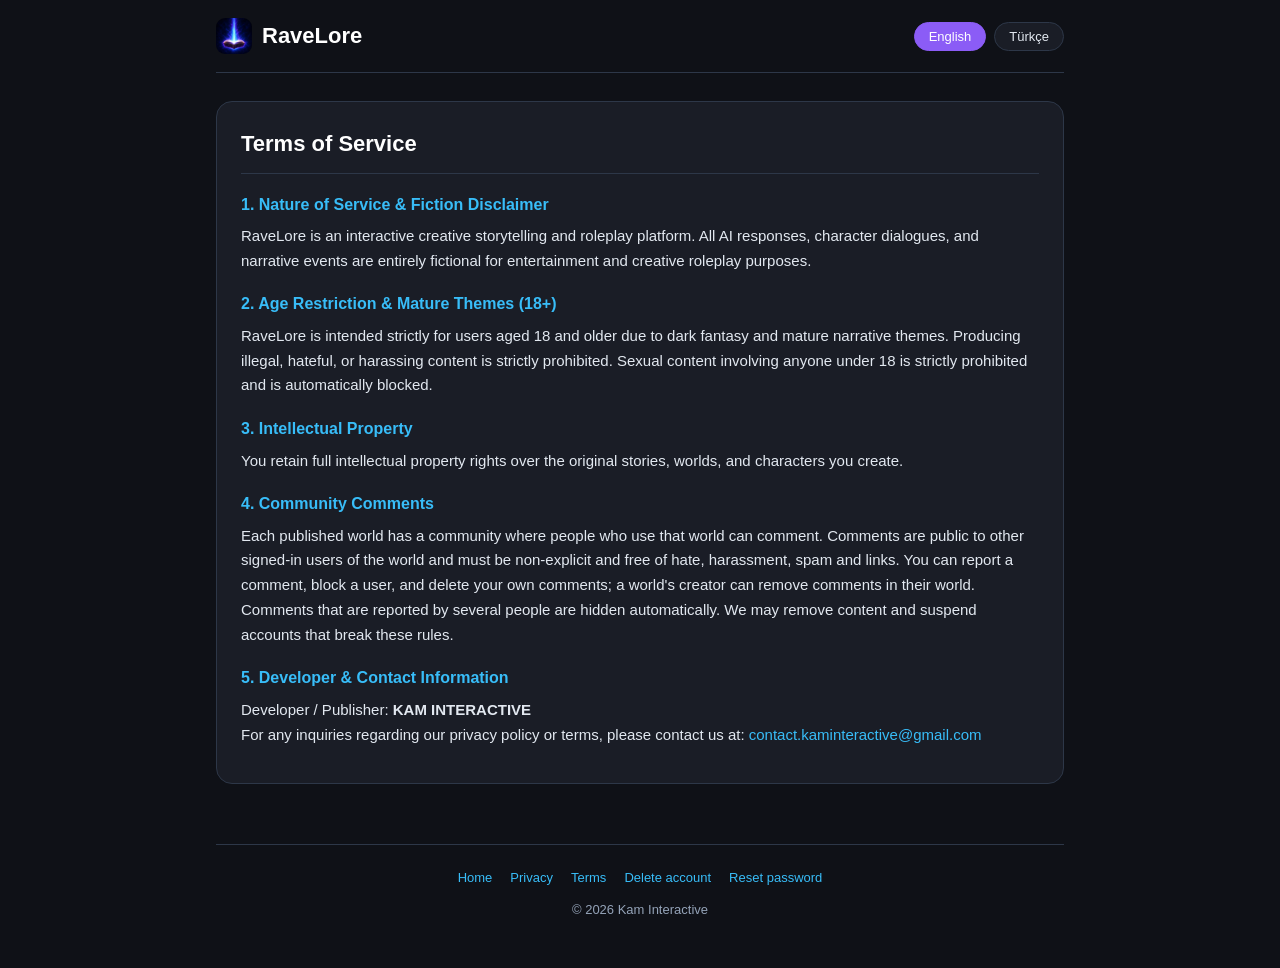
<file: terms.html>
<!DOCTYPE html>
<html lang="en">
<head>
  <meta charset="UTF-8">
  <meta name="viewport" content="width=device-width, initial-scale=1.0">
  <title>Terms of Service | RaveLore</title>
  <meta name="description" content="Terms of Service for RaveLore, an AI roleplay and storytelling app by Kam Interactive.">
  <link rel="icon" href="assets/icon-192.jpg">
  <link rel="stylesheet" href="assets/site.css">
</head>
<body>
  <div class="container">
    <header class="site-header">
      <a class="brand" href="index.html"><img src="assets/icon-192.jpg" alt="" width="36" height="36"><span>RaveLore</span></a>
      <nav class="lang-nav" aria-label="Language">
        <button type="button" class="lang-btn" data-lang="en">English</button>
        <button type="button" class="lang-btn" data-lang="tr">Türkçe</button>
      </nav>
    </header>
    <main>
      <section id="en" lang="en" data-lang-section>
        <div class="card">
        <h2>Terms of Service</h2>
        <h3>1. Nature of Service & Fiction Disclaimer</h3>
        <p>RaveLore is an interactive creative storytelling and roleplay platform. All AI responses, character dialogues, and narrative events are entirely fictional for entertainment and creative roleplay purposes.</p>

        <h3>2. Age Restriction & Mature Themes (18+)</h3>
        <p>RaveLore is intended strictly for users aged 18 and older due to dark fantasy and mature narrative themes. Producing illegal, hateful, or harassing content is strictly prohibited. Sexual content involving anyone under 18 is strictly prohibited and is automatically blocked.</p>

        <h3>3. Intellectual Property</h3>
        <p>You retain full intellectual property rights over the original stories, worlds, and characters you create.</p>

        <h3>4. Community Comments</h3>
        <p>Each published world has a community where people who use that world can comment. Comments are public to other signed-in users of the world and must be non-explicit and free of hate, harassment, spam and links. You can report a comment, block a user, and delete your own comments; a world's creator can remove comments in their world. Comments that are reported by several people are hidden automatically. We may remove content and suspend accounts that break these rules.</p>

        <h3>5. Developer & Contact Information</h3>
        <p>Developer / Publisher: <strong>KAM INTERACTIVE</strong><br>For any inquiries regarding our privacy policy or terms, please contact us at: <a href="mailto:contact.kaminteractive@gmail.com">contact.kaminteractive@gmail.com</a></p>
      </div>
      </section>
      <section id="tr" lang="tr" data-lang-section hidden>
        <div class="card">
        <h2>Kullanım Koşulları (Terms of Service)</h2>
        <h3>1. Hizmetin Niteliği ve Kurgusal Bildirim</h3>
        <p>RaveLore, yaratıcı kurgu ve interaktif rol yapma deneyimi sunan bir platformdur. Üretilen tüm yanıtlar, karakter diyalogları ve olaylar tamamen kurgusaldır; eğlence ve edebî hikâye üretimi amacıyla sunulur.</p>

        <h3>2. Yaş Sınırı ve İçerik İlkeleri (18+)</h3>
        <p>RaveLore, 18 yaş ve üzeri yetişkin kullanıcılara yönelik edebi karanlık kurgu ve rol yapma platformudur. Yasa dışı, nefret söylemi barındıran veya gerçek şahısları hedef alan zararlı içerik üretilmesi kesinlikle yasaktır. 18 yaşından küçük kişileri içeren cinsel içerik üretilmesi kesinlikle yasaktır ve otomatik olarak engellenir.</p>

        <h3>3. Fikrî Mülkiyet</h3>
        <p>Oluşturduğunuz özgün hikâyelerin, evrenlerin ve karakterlerin fikrî mülkiyeti tamamen size aittir.</p>

        <h3>4. Topluluk Yorumları</h3>
        <p>Yayımlanan her dünyanın, o dünyayı kullanan kişilerin yorum yapabildiği bir topluluğu vardır. Yorumlar, dünyayı kullanan oturum açmış diğer kişilere görünür; müstehcen olmamalı, nefret, taciz, spam ve bağlantı içermemelidir. Bir yorumu şikâyet edebilir, bir kullanıcıyı engelleyebilir ve kendi yorumlarınızı silebilirsiniz; dünyanın yaratıcısı kendi dünyasındaki yorumları kaldırabilir. Birkaç kişi tarafından şikâyet edilen yorumlar otomatik olarak gizlenir. Kuralları ihlal eden içerikleri kaldırabilir ve hesapları askıya alabiliriz.</p>

        <h3>5. Geliştirici ve İletişim</h3>
        <p>Geliştirici / Yayıncı: <strong>KAM INTERACTIVE</strong><br>Gizlilik politikamız veya uygulamanın kullanımı ile ilgili sorularınız için bizimle iletişime geçebilirsiniz: <a href="mailto:contact.kaminteractive@gmail.com">contact.kaminteractive@gmail.com</a></p>
      </div>
      </section>
    </main>
    <footer class="site-footer">
      <nav data-lang-section="en" lang="en">
        <a href="index.html">Home</a>
        <a href="privacy.html">Privacy</a>
        <a href="terms.html">Terms</a>
        <a href="delete-account.html">Delete account</a>
        <a href="reset-password.html">Reset password</a>
      </nav>
      <nav data-lang-section="tr" lang="tr" hidden>
        <a href="index.html">Ana sayfa</a>
        <a href="privacy.html">Gizlilik</a>
        <a href="terms.html">Koşullar</a>
        <a href="delete-account.html">Hesap silme</a>
        <a href="reset-password.html">Şifre sıfırlama</a>
      </nav>
      <p>&copy; 2026 Kam Interactive</p>
    </footer>
  </div>
  <script src="assets/lang.js"></script>
</body>
</html>
</file>
<file: assets/site.css>
:root {
  --bg: #0f1117;
  --card: #1a1d26;
  --text: #e2e8f0;
  --muted: #94a3b8;
  --primary: #8b5cf6;
  --accent: #38bdf8;
  --border: #2d3748;
}
* { box-sizing: border-box; margin: 0; padding: 0; }
html { color-scheme: dark; }
body {
  font-family: -apple-system, BlinkMacSystemFont, "Segoe UI", Roboto, Helvetica, Arial, sans-serif;
  background: var(--bg);
  color: var(--text);
  line-height: 1.65;
}
.container { max-width: 880px; margin: 0 auto; padding: 0 16px; }
a { color: var(--accent); text-decoration: none; }
a:hover { text-decoration: underline; }
[hidden] { display: none !important; }

.site-header { display: flex; align-items: center; justify-content: space-between; gap: 12px; padding: 18px 0; border-bottom: 1px solid var(--border); flex-wrap: wrap; }
.brand { display: flex; align-items: center; gap: 10px; color: #fff; font-weight: 800; font-size: 22px; }
.brand:hover { text-decoration: none; }
.brand img { border-radius: 9px; }
.lang-nav { display: flex; gap: 8px; }
.lang-btn { background: var(--card); border: 1px solid var(--border); color: var(--text); padding: 6px 14px; border-radius: 20px; cursor: pointer; font-size: 13px; }
.lang-btn[aria-pressed="true"], .lang-btn:hover { background: var(--primary); border-color: var(--primary); color: #fff; }

main { padding: 28px 0 8px; }
.card { background: var(--card); border: 1px solid var(--border); border-radius: 16px; padding: 24px; margin-bottom: 22px; }
h1 { font-size: clamp(28px, 6vw, 44px); line-height: 1.15; color: #fff; margin-bottom: 14px; }
h2 { font-size: 22px; color: #fff; margin-bottom: 14px; padding-bottom: 10px; border-bottom: 1px solid var(--border); }
h3 { font-size: 16px; color: var(--accent); margin: 18px 0 6px; }
p, li { font-size: 15px; margin-bottom: 12px; }
ul { padding-left: 20px; margin-bottom: 14px; }
.badge { display: inline-block; background: rgba(139, 92, 246, 0.15); color: #c084fc; padding: 4px 10px; border-radius: 6px; font-size: 12px; font-weight: 600; margin-bottom: 12px; }
.muted { color: var(--muted); }

.hero { display: grid; gap: 24px; padding: 20px 0 8px; }
.hero p.lead { font-size: 18px; color: var(--muted); max-width: 56ch; }
.cta { display: inline-block; background: var(--primary); color: #fff; padding: 12px 22px; border-radius: 12px; font-weight: 700; margin-top: 8px; }
.cta:hover { text-decoration: none; filter: brightness(1.1); }
.grid { display: grid; grid-template-columns: repeat(auto-fit, minmax(240px, 1fr)); gap: 16px; margin-bottom: 22px; }
.grid .card { margin: 0; }
.grid h3 { margin-top: 0; color: #fff; }
.shots { display: flex; gap: 14px; overflow-x: auto; padding-bottom: 10px; margin-bottom: 22px; scroll-snap-type: x mandatory; }
.shots img { height: 460px; width: auto; border-radius: 16px; border: 1px solid var(--border); scroll-snap-align: start; flex: none; }
.shots:empty { display: none; }

form { display: grid; gap: 12px; max-width: 420px; }
label { font-size: 14px; color: var(--muted); }
input { width: 100%; padding: 12px; border-radius: 10px; border: 1px solid var(--border); background: #0f1117; color: var(--text); font-size: 16px; }
button.primary { background: var(--primary); color: #fff; border: 0; padding: 12px; border-radius: 10px; font-size: 16px; font-weight: 700; cursor: pointer; }
button.primary:disabled { opacity: .6; cursor: default; }
.status { font-size: 14px; min-height: 1.4em; }
.status.error { color: #fca5a5; }
.status.ok { color: #86efac; }

.site-footer { text-align: center; color: var(--muted); font-size: 13px; margin-top: 30px; padding: 22px 0 36px; border-top: 1px solid var(--border); }
.site-footer nav { display: flex; justify-content: center; gap: 18px; flex-wrap: wrap; margin-bottom: 10px; }
.site-footer p { font-size: 13px; }

/* home: hero with phone, plans table, questions */
.hero.split { align-items: center; }
.hero-shot { display: none; }
.hero-shot img { display: block; width: 100%; max-width: 250px; height: auto; margin: 0 auto; border-radius: 26px; border: 1px solid var(--border); box-shadow: 0 24px 70px rgba(139, 92, 246, 0.28); }
.hero-actions { display: flex; gap: 12px; flex-wrap: wrap; margin: 18px 0 14px; }
.hero-actions .cta { margin-top: 0; }
.cta.ghost { background: transparent; border: 1px solid var(--border); color: var(--text); }
.cta.ghost:hover { border-color: var(--primary); filter: none; }
.shots::before, .shots::after { content: ""; margin: auto; }
@media (min-width: 640px) {
  .hero.split { grid-template-columns: 1.3fr 0.7fr; }
  .hero-shot { display: block; }
  .shots .only-mobile { display: none; }
}
.card[id] { scroll-margin-top: 16px; }
.table-wrap { overflow-x: auto; margin-bottom: 14px; }
table.plans { width: 100%; min-width: 620px; table-layout: fixed; border-collapse: collapse; font-size: 14px; }
table.plans th:first-child { width: 24%; position: sticky; left: 0; background: var(--card); }
table.plans th, table.plans td { padding: 10px 12px; text-align: left; vertical-align: top; border-bottom: 1px solid var(--border); }
table.plans thead th { color: #fff; font-size: 15px; }
table.plans thead th:last-child, table.plans td:last-child { color: #e9d5ff; }
table.plans tbody th { color: var(--muted); font-weight: 600; width: 24%; }
table.plans small { display: block; color: var(--muted); font-size: 12px; line-height: 1.4; }
table.plans tbody tr:last-child th, table.plans tbody tr:last-child td { border-bottom: 0; }
details { border-bottom: 1px solid var(--border); padding: 12px 0; }
details:last-child { border-bottom: 0; padding-bottom: 0; }
summary { cursor: pointer; font-weight: 600; color: #fff; font-size: 15px; }
details p { margin: 10px 0 0; color: var(--muted); }
</file>
